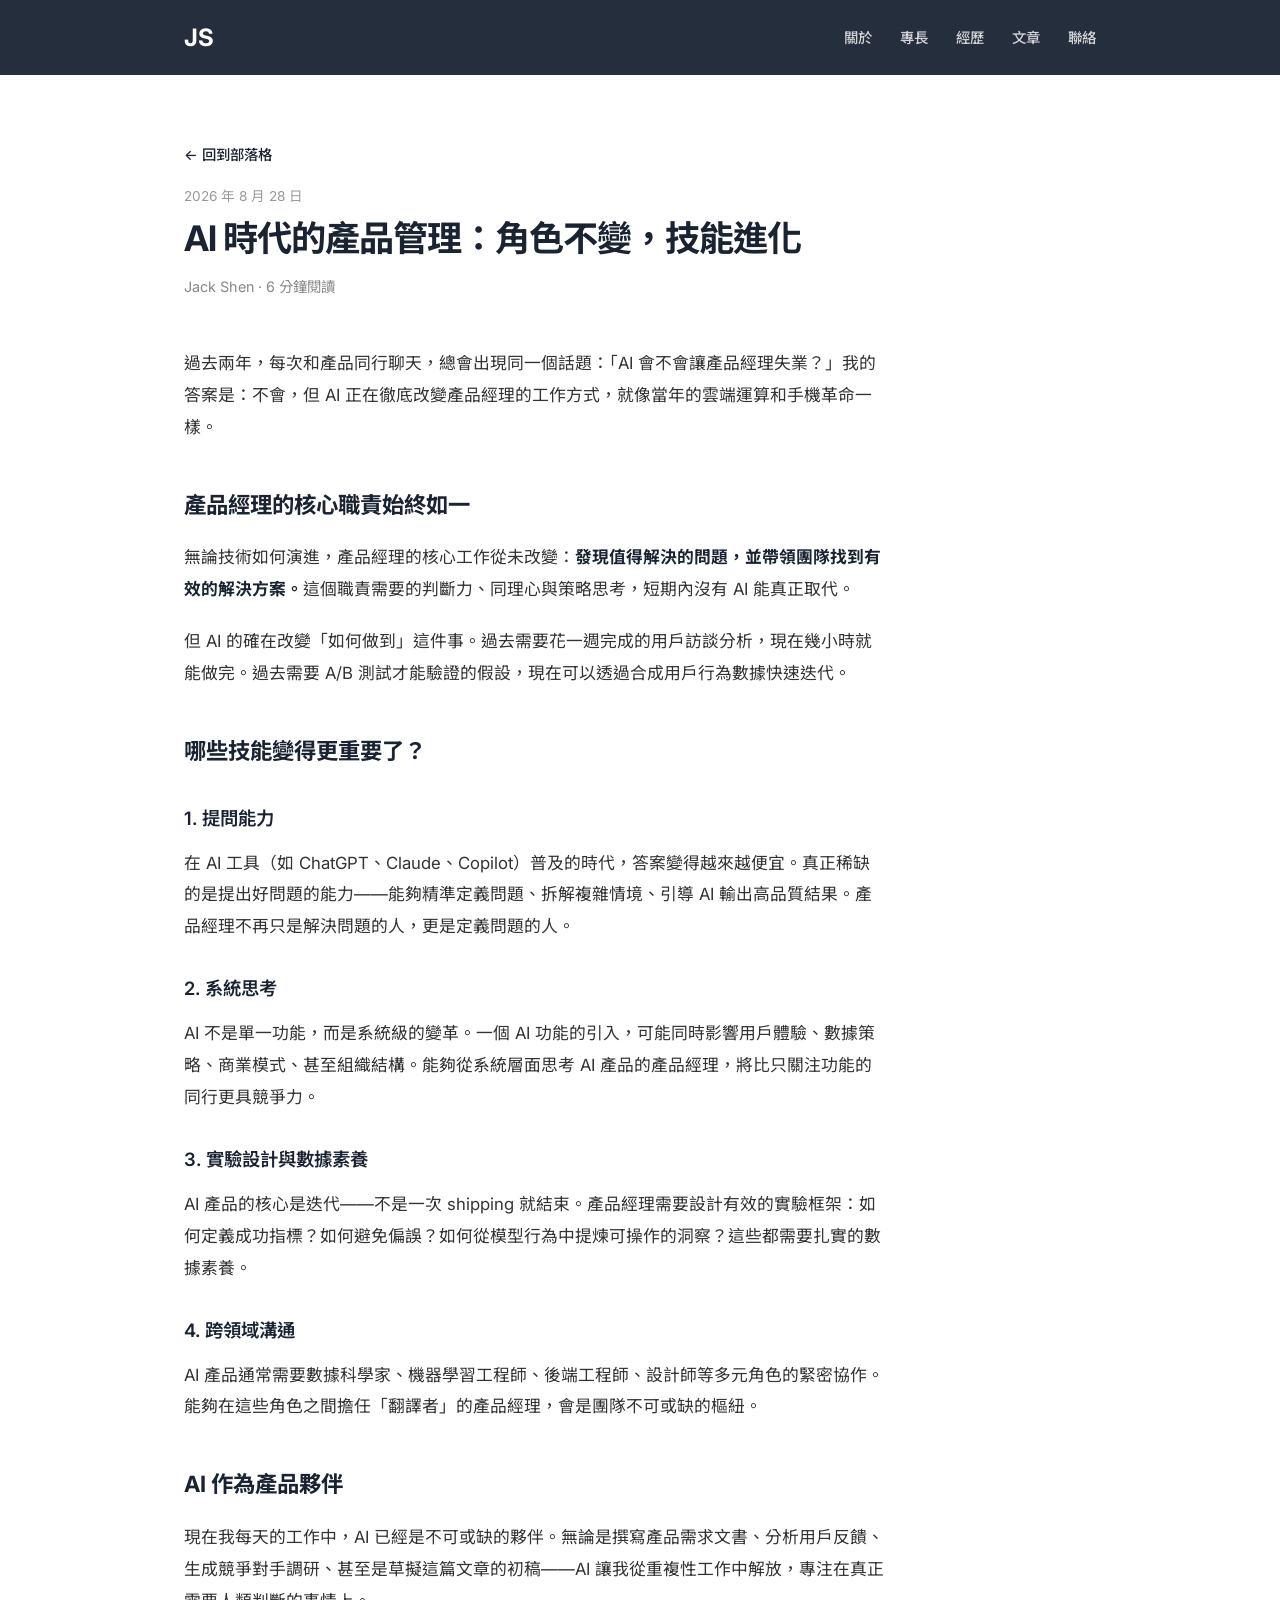
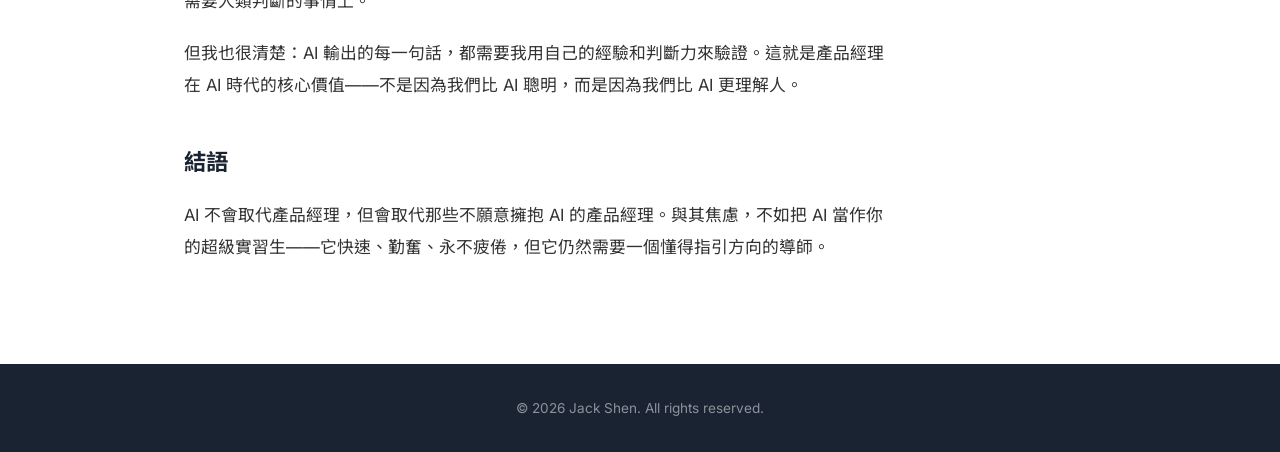
<file: blog/ai-product-management.html>
<!DOCTYPE html>
<html lang="zh-Hant">
<head>
  <meta charset="UTF-8">
  <meta name="viewport" content="width=device-width, initial-scale=1.0">
  <title>AI 時代的產品管理：角色不變，技能進化 — Jack Shen</title>
  <link rel="stylesheet" href="../css/style.css">
  <link rel="stylesheet" href="../css/blog.css">
  <link href="https://fonts.googleapis.com/css2?family=Inter:wght@300;400;500;600;700&family=Noto+Sans+TC:wght@300;400;500;700&display=swap" rel="stylesheet">
</head>
<body>
  <nav id="nav">
    <div class="container nav-inner">
      <a href="../" class="logo">JS</a>
      <ul class="nav-links">
        <li><a href="../#about">關於</a></li>
        <li><a href="../#skills">專長</a></li>
        <li><a href="../#work">經歷</a></li>
        <li><a href="../#blog">文章</a></li>
        <li><a href="../#contact">聯絡</a></li>
      </ul>
    </div>
  </nav>

  <article class="blog-post">
    <div class="container">
      <div class="post-header">
        <a href="../#blog" class="back-link">&larr; 回到部落格</a>
        <time class="post-date">2026 年 8 月 28 日</time>
        <h1>AI 時代的產品管理：角色不變，技能進化</h1>
        <div class="post-meta">Jack Shen · 6 分鐘閱讀</div>
      </div>

      <div class="post-content">
        <p>過去兩年，每次和產品同行聊天，總會出現同一個話題：「AI 會不會讓產品經理失業？」我的答案是：不會，但 AI 正在徹底改變產品經理的工作方式，就像當年的雲端運算和手機革命一樣。</p>

        <h2>產品經理的核心職責始終如一</h2>
        <p>無論技術如何演進，產品經理的核心工作從未改變：<strong>發現值得解決的問題，並帶領團隊找到有效的解決方案。</strong>這個職責需要的判斷力、同理心與策略思考，短期內沒有 AI 能真正取代。</p>
        <p>但 AI 的確在改變「如何做到」這件事。過去需要花一週完成的用戶訪談分析，現在幾小時就能做完。過去需要 A/B 測試才能驗證的假設，現在可以透過合成用戶行為數據快速迭代。</p>

        <h2>哪些技能變得更重要了？</h2>

        <h3>1. 提問能力</h3>
        <p>在 AI 工具（如 ChatGPT、Claude、Copilot）普及的時代，答案變得越來越便宜。真正稀缺的是提出好問題的能力——能夠精準定義問題、拆解複雜情境、引導 AI 輸出高品質結果。產品經理不再只是解決問題的人，更是定義問題的人。</p>

        <h3>2. 系統思考</h3>
        <p>AI 不是單一功能，而是系統級的變革。一個 AI 功能的引入，可能同時影響用戶體驗、數據策略、商業模式、甚至組織結構。能夠從系統層面思考 AI 產品的產品經理，將比只關注功能的同行更具競爭力。</p>

        <h3>3. 實驗設計與數據素養</h3>
        <p>AI 產品的核心是迭代——不是一次 shipping 就結束。產品經理需要設計有效的實驗框架：如何定義成功指標？如何避免偏誤？如何從模型行為中提煉可操作的洞察？這些都需要扎實的數據素養。</p>

        <h3>4. 跨領域溝通</h3>
        <p>AI 產品通常需要數據科學家、機器學習工程師、後端工程師、設計師等多元角色的緊密協作。能夠在這些角色之間擔任「翻譯者」的產品經理，會是團隊不可或缺的樞紐。</p>

        <h2>AI 作為產品夥伴</h2>
        <p>現在我每天的工作中，AI 已經是不可或缺的夥伴。無論是撰寫產品需求文書、分析用戶反饋、生成競爭對手調研、甚至是草擬這篇文章的初稿——AI 讓我從重複性工作中解放，專注在真正需要人類判斷的事情上。</p>
        <p>但我也很清楚：AI 輸出的每一句話，都需要我用自己的經驗和判斷力來驗證。這就是產品經理在 AI 時代的核心價值——不是因為我們比 AI 聰明，而是因為我們比 AI 更理解人。</p>

        <h2>結語</h2>
        <p>AI 不會取代產品經理，但會取代那些不願意擁抱 AI 的產品經理。與其焦慮，不如把 AI 當作你的超級實習生——它快速、勤奮、永不疲倦，但它仍然需要一個懂得指引方向的導師。</p>
      </div>
    </div>
  </article>

  <footer>
    <div class="container">
      <p>&copy; 2026 Jack Shen. All rights reserved.</p>
    </div>
  </footer>
</body>
</html>
</file>
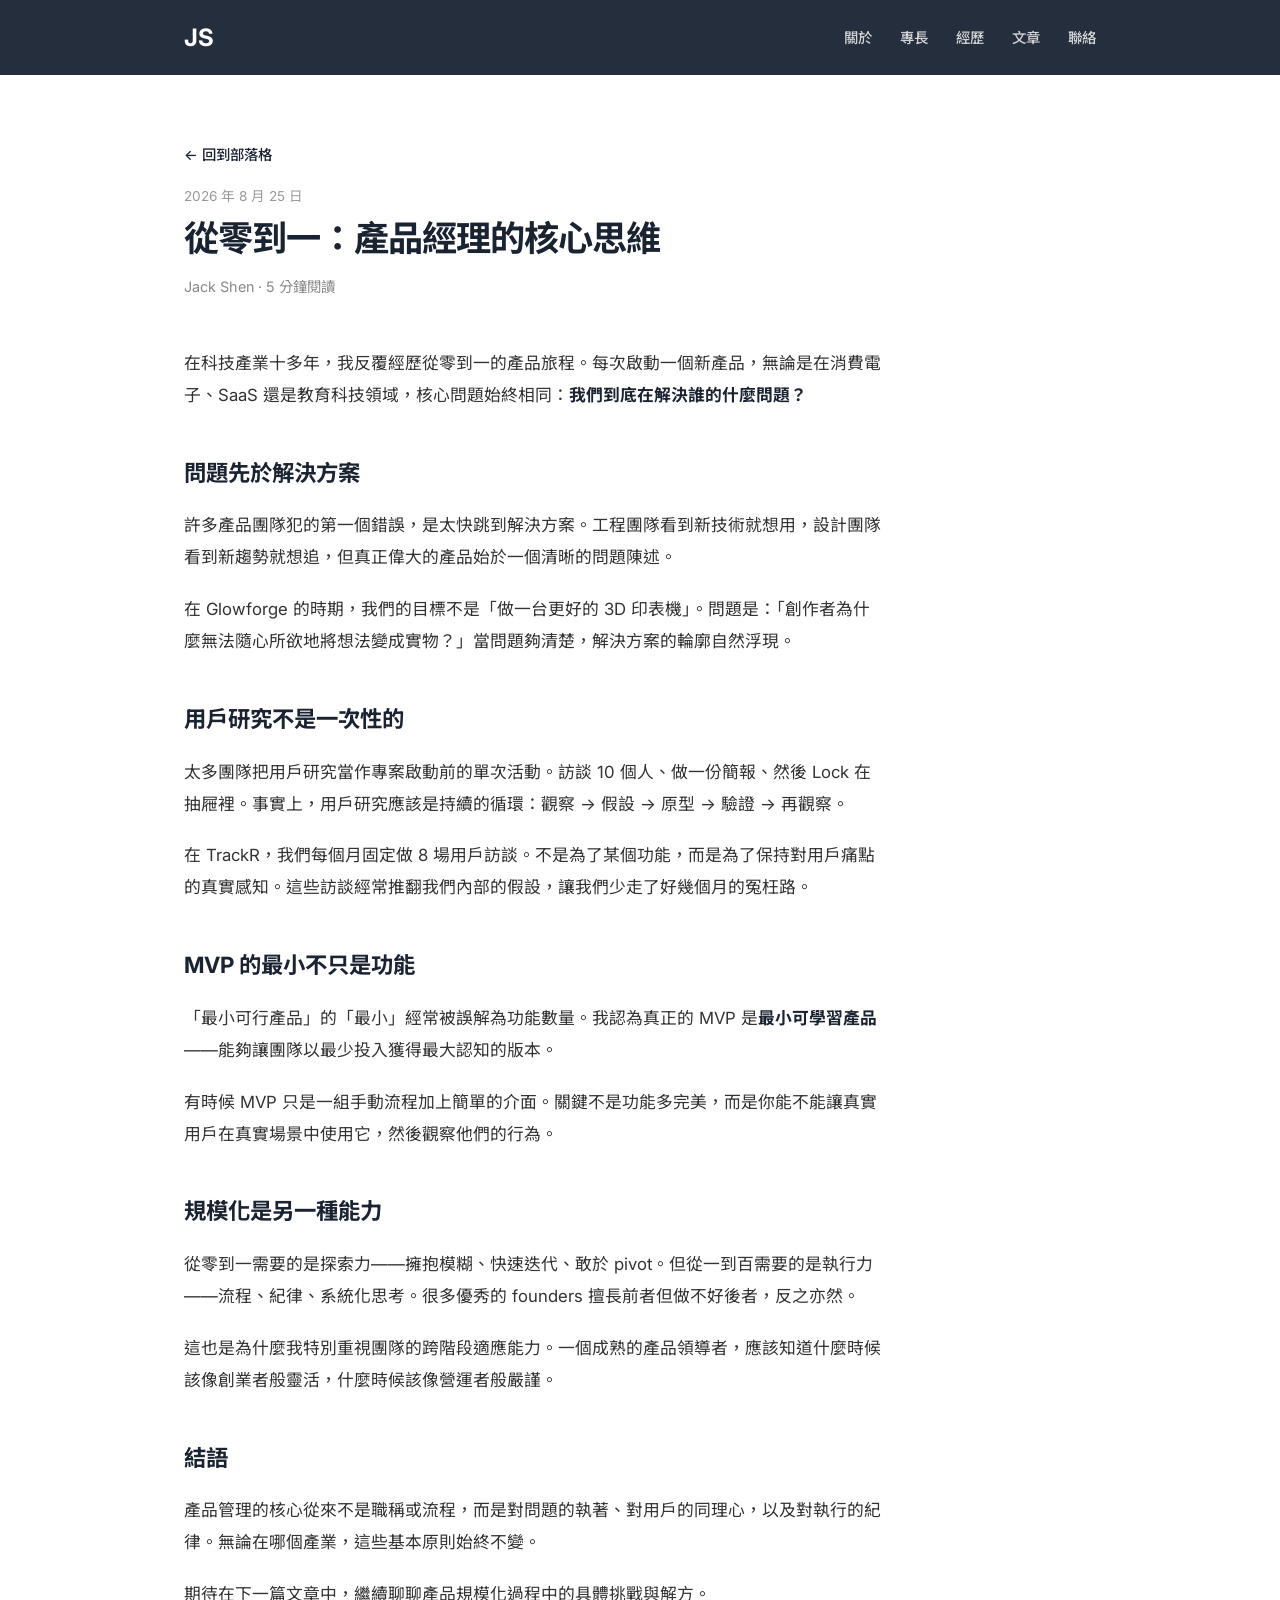
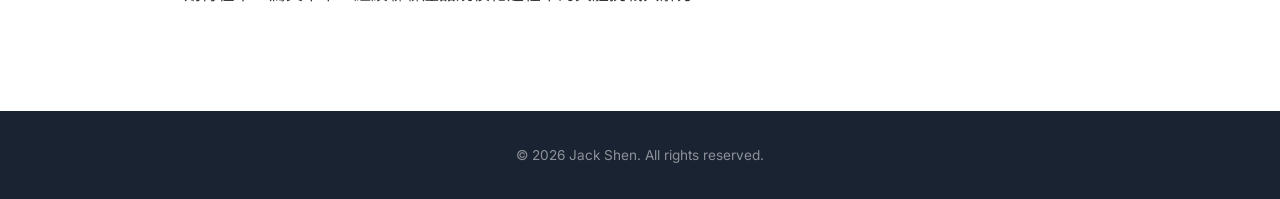
<file: blog/zero-to-one-product-mindset.html>
<!DOCTYPE html>
<html lang="zh-Hant">
<head>
  <meta charset="UTF-8">
  <meta name="viewport" content="width=device-width, initial-scale=1.0">
  <title>從零到一：產品經理的核心思維 — Jack Shen</title>
  <link rel="stylesheet" href="../css/style.css">
  <link rel="stylesheet" href="../css/blog.css">
  <link href="https://fonts.googleapis.com/css2?family=Inter:wght@300;400;500;600;700&family=Noto+Sans+TC:wght@300;400;500;700&display=swap" rel="stylesheet">
</head>
<body>
  <nav id="nav">
    <div class="container nav-inner">
      <a href="../" class="logo">JS</a>
      <ul class="nav-links">
        <li><a href="../#about">關於</a></li>
        <li><a href="../#skills">專長</a></li>
        <li><a href="../#work">經歷</a></li>
        <li><a href="../#blog">文章</a></li>
        <li><a href="../#contact">聯絡</a></li>
      </ul>
    </div>
  </nav>

  <article class="blog-post">
    <div class="container">
      <div class="post-header">
        <a href="../#blog" class="back-link">&larr; 回到部落格</a>
        <time class="post-date">2026 年 8 月 25 日</time>
        <h1>從零到一：產品經理的核心思維</h1>
        <div class="post-meta">Jack Shen · 5 分鐘閱讀</div>
      </div>

      <div class="post-content">
        <p>在科技產業十多年，我反覆經歷從零到一的產品旅程。每次啟動一個新產品，無論是在消費電子、SaaS 還是教育科技領域，核心問題始終相同：<strong>我們到底在解決誰的什麼問題？</strong></p>

        <h2>問題先於解決方案</h2>
        <p>許多產品團隊犯的第一個錯誤，是太快跳到解決方案。工程團隊看到新技術就想用，設計團隊看到新趨勢就想追，但真正偉大的產品始於一個清晰的問題陳述。</p>
        <p>在 Glowforge 的時期，我們的目標不是「做一台更好的 3D 印表機」。問題是：「創作者為什麼無法隨心所欲地將想法變成實物？」當問題夠清楚，解決方案的輪廓自然浮現。</p>

        <h2>用戶研究不是一次性的</h2>
        <p>太多團隊把用戶研究當作專案啟動前的單次活動。訪談 10 個人、做一份簡報、然後 Lock 在抽屜裡。事實上，用戶研究應該是持續的循環：觀察 → 假設 → 原型 → 驗證 → 再觀察。</p>
        <p>在 TrackR，我們每個月固定做 8 場用戶訪談。不是為了某個功能，而是為了保持對用戶痛點的真實感知。這些訪談經常推翻我們內部的假設，讓我們少走了好幾個月的冤枉路。</p>

        <h2>MVP 的最小不只是功能</h2>
        <p>「最小可行產品」的「最小」經常被誤解為功能數量。我認為真正的 MVP 是<strong>最小可學習產品</strong>——能夠讓團隊以最少投入獲得最大認知的版本。</p>
        <p>有時候 MVP 只是一組手動流程加上簡單的介面。關鍵不是功能多完美，而是你能不能讓真實用戶在真實場景中使用它，然後觀察他們的行為。</p>

        <h2>規模化是另一種能力</h2>
        <p>從零到一需要的是探索力——擁抱模糊、快速迭代、敢於 pivot。但從一到百需要的是執行力——流程、紀律、系統化思考。很多優秀的 founders 擅長前者但做不好後者，反之亦然。</p>
        <p>這也是為什麼我特別重視團隊的跨階段適應能力。一個成熟的產品領導者，應該知道什麼時候該像創業者般靈活，什麼時候該像營運者般嚴謹。</p>

        <h2>結語</h2>
        <p>產品管理的核心從來不是職稱或流程，而是對問題的執著、對用戶的同理心，以及對執行的紀律。無論在哪個產業，這些基本原則始終不變。</p>
        <p>期待在下一篇文章中，繼續聊聊產品規模化過程中的具體挑戰與解方。</p>
      </div>
    </div>
  </article>

  <footer>
    <div class="container">
      <p>&copy; 2026 Jack Shen. All rights reserved.</p>
    </div>
  </footer>
</body>
</html>
</file>
<file: css/style.css>
* {
  margin: 0;
  padding: 0;
  box-sizing: border-box;
}

html {
  scroll-behavior: smooth;
}

body {
  font-family: 'Inter', 'Noto Sans TC', -apple-system, BlinkMacSystemFont, sans-serif;
  color: #1a2332;
  background: #fff;
  line-height: 1.8;
}

.container {
  max-width: 960px;
  margin: 0 auto;
  padding: 0 24px;
}

/* Nav */
#nav {
  position: fixed;
  top: 0;
  left: 0;
  width: 100%;
  background: rgba(26, 35, 50, 0.95);
  backdrop-filter: blur(8px);
  z-index: 100;
  padding: 16px 0;
}

.nav-inner {
  display: flex;
  justify-content: space-between;
  align-items: center;
}

.logo {
  font-size: 1.5rem;
  font-weight: 700;
  color: #fff;
  text-decoration: none;
  letter-spacing: -0.5px;
}

.nav-links {
  list-style: none;
  display: flex;
  gap: 28px;
}

.nav-links a {
  color: rgba(255,255,255,0.8);
  text-decoration: none;
  font-size: 0.9rem;
  font-weight: 500;
  transition: color 0.2s;
}

.nav-links a:hover {
  color: #fff;
}

/* Hero */
#hero {
  min-height: 100vh;
  display: flex;
  align-items: center;
  background: #1a2332;
  color: #fff;
}

.hero-content {
  display: flex;
  align-items: center;
  gap: 60px;
}

.hero-avatar {
  flex-shrink: 0;
  width: 220px;
  height: 220px;
  border-radius: 50%;
  overflow: hidden;
  border: 4px solid rgba(255,255,255,0.2);
  position: relative;
}

.hero-avatar img {
  width: 100%;
  height: 100%;
  object-fit: cover;
  display: block;
}

.avatar-placeholder {
  display: none;
  width: 100%;
  height: 100%;
  background: #2d3a4a;
  color: rgba(255,255,255,0.3);
  font-size: 3rem;
  font-weight: 700;
  align-items: center;
  justify-content: center;
}

.hero-text {
  flex: 1;
}

.hero-title {
  font-size: 3.5rem;
  font-weight: 700;
  letter-spacing: -2px;
  margin-bottom: 8px;
}

.hero-subtitle {
  font-size: 1.3rem;
  font-weight: 300;
  color: rgba(255,255,255,0.6);
  margin-bottom: 12px;
}

.hero-desc {
  font-size: 1.05rem;
  color: rgba(255,255,255,0.5);
  margin-bottom: 32px;
  line-height: 1.6;
}

.btn {
  display: inline-block;
  padding: 14px 32px;
  border-radius: 6px;
  text-decoration: none;
  font-weight: 600;
  font-size: 0.95rem;
  transition: all 0.2s;
}

.btn-primary {
  background: #fff;
  color: #1a2332;
}

.btn-primary:hover {
  background: #e8e8e8;
  transform: translateY(-1px);
}

/* Sections */
section {
  padding: 100px 0;
}

section:nth-child(even) {
  background: #f8f9fa;
}

.section-title {
  font-size: 2rem;
  font-weight: 700;
  margin-bottom: 48px;
  letter-spacing: -0.5px;
  position: relative;
}

.section-title::after {
  content: '';
  position: absolute;
  bottom: -12px;
  left: 0;
  width: 48px;
  height: 3px;
  background: #1a2332;
}

.section-desc {
  color: #666;
  margin-bottom: 32px;
}

/* About */
.about-layout {
  display: flex;
  gap: 48px;
  align-items: flex-start;
}

.about-photo {
  flex-shrink: 0;
  width: 200px;
  height: 200px;
  border-radius: 12px;
  overflow: hidden;
  box-shadow: 0 4px 16px rgba(0,0,0,0.1);
}

.about-photo img {
  width: 100%;
  height: 100%;
  object-fit: cover;
  display: block;
}

.about-photo-placeholder {
  display: none;
  width: 100%;
  height: 100%;
  background: #e8eaed;
  color: #999;
  font-size: 0.9rem;
  align-items: center;
  justify-content: center;
}

.about-content {
  flex: 1;
  min-width: 0;
}

.about-content p {
  margin-bottom: 16px;
  font-size: 1rem;
  color: #444;
  line-height: 1.8;
}

/* Skills */
.skills-grid {
  display: grid;
  grid-template-columns: repeat(auto-fit, minmax(220px, 1fr));
  gap: 24px;
}

.skill-card {
  background: #fff;
  padding: 28px;
  border-radius: 8px;
  box-shadow: 0 2px 8px rgba(0,0,0,0.06);
  transition: transform 0.2s, box-shadow 0.2s;
}

.skill-card:hover {
  transform: translateY(-2px);
  box-shadow: 0 4px 16px rgba(0,0,0,0.1);
}

.skill-card h3 {
  font-size: 1.1rem;
  font-weight: 600;
  margin-bottom: 8px;
  color: #1a2332;
}

.skill-card p {
  font-size: 0.9rem;
  color: #666;
  line-height: 1.7;
}

/* Work */
.work-grid {
  display: grid;
  grid-template-columns: repeat(auto-fit, minmax(280px, 1fr));
  gap: 24px;
}

.work-card {
  background: #fff;
  border-radius: 8px;
  overflow: hidden;
  box-shadow: 0 2px 8px rgba(0,0,0,0.06);
  transition: transform 0.2s, box-shadow 0.2s;
}

.work-card:hover {
  transform: translateY(-2px);
  box-shadow: 0 4px 16px rgba(0,0,0,0.1);
}

.work-img {
  height: 180px;
  display: flex;
  align-items: center;
  justify-content: center;
  color: rgba(255,255,255,0.4);
  font-size: 1.2rem;
  font-weight: 500;
}

.work-info {
  padding: 20px 24px;
}

.work-info h3 {
  font-size: 1.05rem;
  font-weight: 600;
  margin-bottom: 6px;
}

.work-info p {
  font-size: 0.88rem;
  color: #666;
  line-height: 1.7;
}

/* Blog */
.blog-list {
  max-width: 600px;
}

.blog-card {
  background: #fff;
  padding: 24px;
  border-radius: 8px;
  box-shadow: 0 2px 8px rgba(0,0,0,0.06);
}

.blog-date {
  font-size: 0.8rem;
  color: #999;
  text-transform: uppercase;
  letter-spacing: 1px;
}

.blog-card h3 {
  margin: 8px 0;
  font-size: 1.1rem;
}

.blog-card p {
  font-size: 0.9rem;
  color: #666;
}

/* Contact */
#contact {
  text-align: center;
}

#contact .btn {
  margin-bottom: 24px;
}

.social-links {
  display: flex;
  justify-content: center;
  gap: 24px;
}

.social-links a {
  color: #1a2332;
  text-decoration: none;
  font-weight: 500;
  font-size: 0.9rem;
  transition: color 0.2s;
}

.social-links a:hover {
  color: #555;
}

/* Footer */
footer {
  background: #1a2332;
  color: rgba(255,255,255,0.5);
  text-align: center;
  padding: 32px 0;
  font-size: 0.85rem;
}

/* Responsive */
@media (max-width: 768px) {
  .hero-content {
    flex-direction: column;
    text-align: center;
  }
  .hero-avatar {
    width: 160px;
    height: 160px;
  }
  .hero-title { font-size: 2.5rem; }
  .hero-subtitle { font-size: 1.1rem; }
  .nav-links { gap: 16px; }
  .nav-links a { font-size: 0.8rem; }

  .about-layout {
    flex-direction: column;
    align-items: center;
    text-align: center;
  }
  .about-photo {
    width: 160px;
    height: 160px;
  }

  section { padding: 64px 0; }
}
</file>
<file: css/blog.css>
/* Blog post page */
.blog-post {
  padding: 140px 0 80px;
}

.post-header {
  margin-bottom: 48px;
}

.back-link {
  display: inline-block;
  color: #1a2332;
  text-decoration: none;
  font-size: 0.9rem;
  font-weight: 500;
  margin-bottom: 16px;
  transition: color 0.2s;
}

.back-link:hover {
  color: #555;
}

.post-date {
  display: block;
  font-size: 0.85rem;
  color: #999;
  margin-bottom: 8px;
}

.post-header h1 {
  font-size: 2.2rem;
  font-weight: 700;
  letter-spacing: -1px;
  line-height: 1.3;
  margin-bottom: 12px;
}

.post-meta {
  font-size: 0.9rem;
  color: #888;
}

.post-content {
  max-width: 700px;
  font-size: 1.05rem;
  line-height: 1.9;
  color: #333;
}

.post-content p {
  margin-bottom: 20px;
}

.post-content h2 {
  font-size: 1.4rem;
  font-weight: 700;
  margin: 40px 0 16px;
  color: #1a2332;
}

.post-content h3 {
  font-size: 1.15rem;
  font-weight: 600;
  margin: 28px 0 12px;
  color: #1a2332;
}

.post-content strong {
  color: #1a2332;
}

/* Update blog list cards on homepage */
.blog-list .blog-card a {
  text-decoration: none;
  color: inherit;
  display: block;
}

.blog-list .blog-card a:hover h3 {
  color: #1a2332;
  text-decoration: underline;
}

@media (max-width: 640px) {
  .post-header h1 {
    font-size: 1.6rem;
  }
  .post-content {
    font-size: 1rem;
  }
}
</file>
